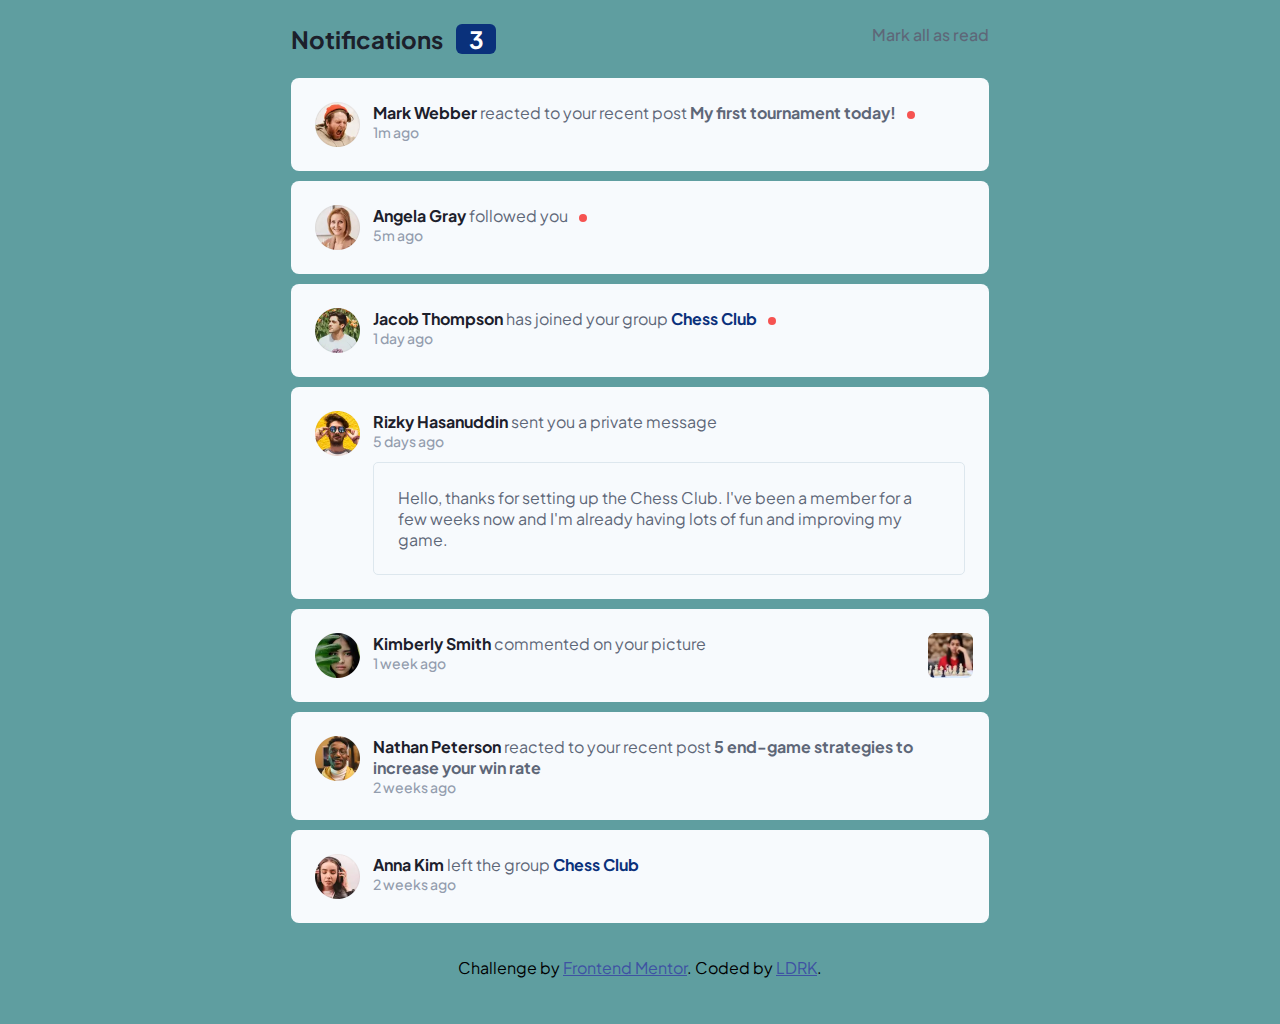
<file: notifications-page/index.html>
<!DOCTYPE html>
<html lang="en">
  <head>
    <meta charset="UTF-8" />
    <meta name="viewport" content="width=device-width, initial-scale=1.0" />
    <link
      rel="icon"
      type="image/png"
      sizes="32x32"
      href="./assets/images/favicon-32x32.png"
    />

    <title>Frontend Mentor | Notifications page</title>

    <link rel="stylesheet" href="style.css" />
  </head>
  <body>
    <section class="main">
      <div class="notifications">
        <h3 class="title">Notifications <span class="number">3</span></h3>
        <p class="mark" id="mark-all">Mark all as read</p>
      </div>
      <div class="post">
        <img
          class="image"
          src="assets/images/avatar-mark-webber.webp"
          alt="image-Mark"
        />
        <div>
          <p>
            <span class="name">Mark Webber</span>
            <span class="">reacted to your recent post</span>
            <span class="reaction">My first tournament today!</span>
            <span class="not-read"></span>
          </p>
          <p class="time">1m ago</p>
        </div>
      </div>
      <div class="post">
        <img
          class="image"
          src="assets/images/avatar-angela-gray.webp"
          alt="image-Mark"
        />
        <div>
          <p>
            <span class="name">Angela Gray</span>
            <span class="">followed you</span>
            <span class="not-read"></span>
          </p>
          <p class="time">5m ago</p>
        </div>
      </div>
      <div class="post">
        <img
          class="image"
          src="assets/images/avatar-jacob-thompson.webp"
          alt="image-Mark"
        />
        <div>
          <p>
            <span class="name">Jacob Thompson</span>
            <span class="">has joined your group</span>
            <span class="group">Chess Club</span>
            <span class="not-read"></span>
          </p>
          <p class="time">1 day ago</p>
        </div>
      </div>
      <div class="post">
        <img
          class="image"
          src="assets/images/avatar-rizky-hasanuddin.webp"
          alt="image-Mark"
        />
        <div>
          <p>
            <span class="name">Rizky Hasanuddin</span>
            <span class="">sent you a private message</span>
            <span class=""></span>
          </p>
          <p class="time">5 days ago</p>
          <div class="message-continer">
            <p class="message">
              Hello, thanks for setting up the Chess Club. I've been a member
              for a few weeks now and I'm already having lots of fun and
              improving my game.
            </p>
          </div>
        </div>
      </div>
      <div class="post">
        <img
          class="image"
          src="assets/images/avatar-kimberly-smith.webp"
          alt="image-Mark"
        />
        <div>
          <p>
            <span class="name">Kimberly Smith</span>
            <span class="">commented on your picture</span>
            <span class=""></span>
          </p>
          <p class="time">1 week ago</p>
        </div>
        <img
          class="picture"
          src="assets/images/image-chess.webp"
          alt="img-post"
        />
      </div>
      <div class="post">
        <img
          class="image"
          src="assets/images/avatar-nathan-peterson.webp"
          alt="image-Mark"
        />
        <div>
          <p>
            <span class="name">Nathan Peterson</span>
            <span class="">reacted to your recent post</span>
            <span class="reaction"
              >5 end-game strategies to increase your win rate</span
            >
            <span class=""></span>
          </p>
          <p class="time">2 weeks ago</p>
        </div>
      </div>
      <div class="post">
        <img
          class="image"
          src="assets/images/avatar-anna-kim.webp"
          alt="image-Mark"
        />
        <div>
          <p>
            <span class="name">Anna Kim</span>
            <span class="">left the group</span>
            <span class="group"> Chess Club</span>
            <span class=""></span>
          </p>
          <p class="time">2 weeks ago</p>
        </div>
      </div>
    </section>

    <section></section>

    <div class="attribution">
      Challenge by
      <a href="https://www.frontendmentor.io?ref=challenge" target="_blank"
        >Frontend Mentor</a
      >. Coded by <a href="https://github.com/LDRK" target="_blank">LDRK</a>.
    </div>
  </body>
  <script src="script.js"></script>
</html>
</file>
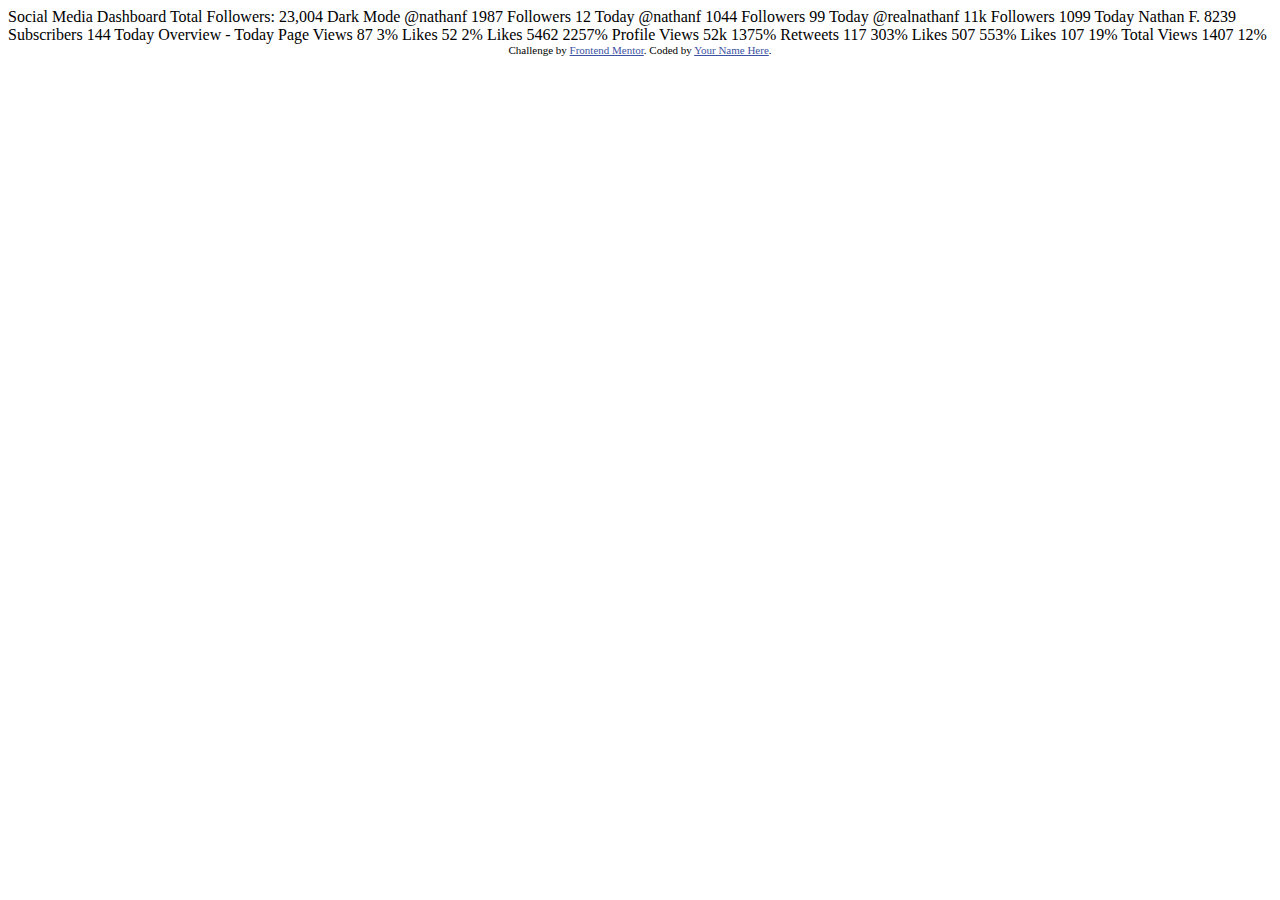
<file: social-media-dashboard-with-theme-switcher-master/index.html>
<!DOCTYPE html>
<html lang="en">
  <head>
    <meta charset="UTF-8" />
    <meta name="viewport" content="width=device-width, initial-scale=1.0" />
    <!-- displays site properly based on user's device -->

    <link
      rel="icon"
      type="image/png"
      sizes="32x32"
      href="./images/favicon-32x32.png"
    />

    <title>Frontend Mentor | Social Media</title>

    <!-- Feel free to remove these styles or customise in your own stylesheet 👍 -->
    <style>
      .attribution {
        font-size: 11px;
        text-align: center;
      }
      .attribution a {
        color: hsl(228, 45%, 44%);
      }
    </style>
  </head>
  <body>
    Social Media Dashboard Total Followers: 23,004 Dark Mode @nathanf 1987
    Followers 12 Today @nathanf 1044 Followers 99 Today @realnathanf 11k
    Followers 1099 Today Nathan F. 8239 Subscribers 144 Today Overview - Today
    Page Views 87 3% Likes 52 2% Likes 5462 2257% Profile Views 52k 1375%
    Retweets 117 303% Likes 507 553% Likes 107 19% Total Views 1407 12%

    <div class="attribution">
      Challenge by
      <a href="https://www.frontendmentor.io?ref=challenge" target="_blank"
        >Frontend Mentor</a
      >. Coded by <a href="#">Your Name Here</a>.
    </div>
  </body>
</html>
</file>
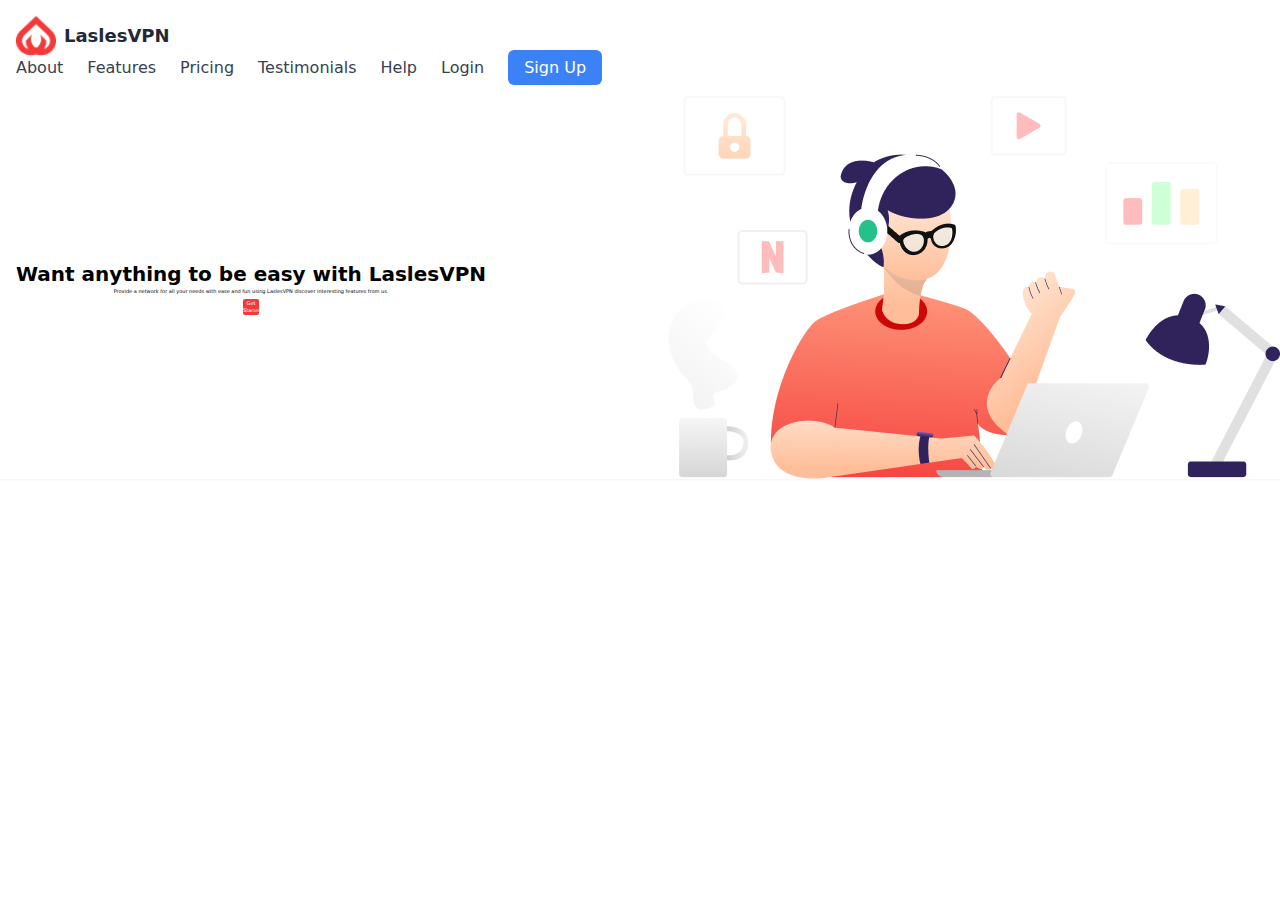
<file: PageVPN/src/index.html>
<!DOCTYPE html>
<html lang="en">
  <head>
    <meta charset="UTF-8" />
    <meta name="viewport" content="width=device-width, initial-scale=1.0" />
    <link rel="icon" type="image/png" href="img/icono.png" />
    <link href="./output.css" rel="stylesheet" />
    <title>LaslesVPN</title>
  </head>
  <body class="bg-color-body">
    <header class="bg-white shadow-md">
      <nav class="p-4">
        <!-- Logo -->
        <div class="flex justify-between items-center">
          <div class="flex items-center">
            <img src="img/icono.png" alt="Icono-Page" class="w-10 h-10 mr-2">
            <a href="#" class="text-lg font-bold text-gray-800">LaslesVPN</a>
          </div>
          <!-- Mobile Menu Toggle -->
          <button id="menu-toggle" class="block lg:hidden p-2 rounded-md focus:outline-none focus:ring">
            <svg xmlns="http://www.w3.org/2000/svg" class="h-6 w-6" fill="none" viewBox="0 0 24 24" stroke="currentColor">
              <path stroke-linecap="round" stroke-linejoin="round" stroke-width="2" d="M4 6h16M4 12h16M4 18h16" />
            </svg>
          </button>
        </div>
        <!-- Navigation Links -->
        <ul id="menu" class="hidden flex-col space-y-4 mt-4 lg:flex lg:flex-row lg:space-y-0 lg:space-x-6 lg:mt-0">
          <li><a class="text-gray-700 hover:text-blue-500" href="#">About</a></li>
          <li><a class="text-gray-700 hover:text-blue-500" href="#">Features</a></li>
          <li><a class="text-gray-700 hover:text-blue-500" href="#">Pricing</a></li>
          <li><a class="text-gray-700 hover:text-blue-500" href="#">Testimonials</a></li>
          <li><a class="text-gray-700 hover:text-blue-500" href="#">Help</a></li>
          <li><a class="text-gray-700 hover:text-blue-500" href="#">Login</a></li>
          <li><a class="bg-blue-500 text-white px-4 py-2 rounded-md hover:bg-blue-600" href="#">Sign Up</a></li>
        </ul>
      </nav>
    </header>
    
    <main>
      <section class="bg-color-body text-black flex justify-between  shadow-sm h-full">
        <div class="flex flex-col justify-center items-center p-4 ">
          <h3 class="font-bold sm:text-xl">Want anything to be easy with <strong>LaslesVPN</strong></h3>
        <p class="sm:text-xsss">Provide a network for all your needs with ease and fun using LaslesVPN discover interesting features from us.</p>
        <button class="bg-color-button mt-1 text-white sm:w-4 sm:text-xsss sm:h-4 rounded-sm">Get Started</button>
        </div>
        <div><img src="img/Illustration 1.png" alt="" srcset=""></div>
        
      </section>
    </main>

    </button>
  </body>
</html>
</file>
<file: notifications-page/style.css>
* {
  margin: 0;
  padding: 0;
  box-sizing: border-box;
}

:root {
  --Red: hsl(1, 90%, 64%);
  --Blue: hsl(219, 85%, 26%);
  --White: hsl(0, 0%, 100%);
  --Very-light-grayish-blue: hsl(210, 60%, 98%);
  --Light-grayish-blue-1: hsl(211, 68%, 94%);
  --Light-grayish-blue-2: hsl(205, 33%, 90%);
  --Grayish-blue: hsl(219, 14%, 63%);
  --Dark-grayish-blue: hsl(219, 12%, 42%);
  --Very-dark-blue: hsl(224, 21%, 14%);
}

@font-face {
  font-family: "Plus Jakarta Sans";
  src: url("assets/fonts/PlusJakartaSans-VariableFont_wght.ttf");
}

body {
  font-family: "Plus Jakarta Sans", sans-serif;
  background-color: cadetblue;
}

.main {
  padding: 24px 16px;
}

.notifications {
  display: flex;
  justify-content: space-between;
  margin-bottom: 24px;
  & .title {
    color: var(--Very-dark-blue);
    font-weight: 800px;
    font-size: 1.25rem; /*20p*/
    word-spacing: 9px;
  }
  & .number {
    background-color: var(--Blue);
    color: var(--White);
    display: inline-block;
    width: 32px;
    height: 25px;
    text-align: center;
    border-radius: 6px;
  }
  & .mark {
    color: var(--Dark-grayish-blue);
    font-weight: 500;
    font-size: 0.875rem; /*14px*/
    cursor: pointer;
    &:hover {
      color: var(--Blue);
    }
  }
}

.post {
  background-color: var(--Very-light-grayish-blue);
  border-radius: 8px;
  display: flex;
  gap: 13px;
  /* max-width: 343px; */
  padding: 16px;
  font-size: 0.875rem; /*14px*/
  cursor: pointer;
  margin: 0 auto 10px;
  color: var(--Dark-grayish-blue);
  position: relative;
  & .image {
    width: 39px;
    height: 39px;
  }
  & .name {
    font-weight: bold;
    color: var(--Very-dark-blue);
    &:hover {
      color: var(--Blue);
    }
  }
  & .reaction {
    font-weight: bold;
    &:hover {
      color: var(--Blue);
    }
  }
  & .time {
    color: var(--Grayish-blue);
    font-size: 0.875rem; /*14px*/
    font-weight: 500;
  }
  & .group {
    color: var(--Blue);
    font-weight: bold;
  }
  & .message-continer {
    border: 1px solid var(--Light-grayish-blue-2);
    border-radius: 5px;
    padding: 16px;
    margin-top: 12px;
    &:hover {
      background-color: var(--Light-grayish-blue-1);
    }
  }

  & .picture {
    width: 39px;
    height: 39px;
    position: absolute;
    right: 16px;
  }
}

.not-read {
  display: inline-block;
  width: 8px;
  height: 8px;
  border-radius: 50%;
  margin-left: 8px;
  background-color: var(--Red);
}
.attribution {
  font-size: 0.875rem; /*14px*/
  text-align: center;
  margin-bottom: 46px;
}
.attribution a {
  color: hsl(228, 45%, 44%);
}

@media (min-width: 768px) {
  .main {
    width: 730px;
    margin: 0 auto;
  }
  .notifications {
    & .title {
      font-size: 1.5rem; /*24px*/
    }
    & .number {
      width: 40px;
      height: 30px;
    }
    & .mark {
      font-size: 1rem; /*16px*/
    }
  }
  .post {
    padding: 24px;
    font-size: 1rem; /*16px*/
    & .image {
      width: 45px;
      height: 45px;
    }
    & .message-continer {
      padding: 24px;
    }
    & .picture {
      width: 45px;
      height: 45px;
    }
  }
  .attribution {
    font-size: 1rem; /*16px*/
  }
}
</file>
<file: PageVPN/src/output.css>
*, ::before, ::after {
  --tw-border-spacing-x: 0;
  --tw-border-spacing-y: 0;
  --tw-translate-x: 0;
  --tw-translate-y: 0;
  --tw-rotate: 0;
  --tw-skew-x: 0;
  --tw-skew-y: 0;
  --tw-scale-x: 1;
  --tw-scale-y: 1;
  --tw-pan-x:  ;
  --tw-pan-y:  ;
  --tw-pinch-zoom:  ;
  --tw-scroll-snap-strictness: proximity;
  --tw-gradient-from-position:  ;
  --tw-gradient-via-position:  ;
  --tw-gradient-to-position:  ;
  --tw-ordinal:  ;
  --tw-slashed-zero:  ;
  --tw-numeric-figure:  ;
  --tw-numeric-spacing:  ;
  --tw-numeric-fraction:  ;
  --tw-ring-inset:  ;
  --tw-ring-offset-width: 0px;
  --tw-ring-offset-color: #fff;
  --tw-ring-color: rgb(59 130 246 / 0.5);
  --tw-ring-offset-shadow: 0 0 #0000;
  --tw-ring-shadow: 0 0 #0000;
  --tw-shadow: 0 0 #0000;
  --tw-shadow-colored: 0 0 #0000;
  --tw-blur:  ;
  --tw-brightness:  ;
  --tw-contrast:  ;
  --tw-grayscale:  ;
  --tw-hue-rotate:  ;
  --tw-invert:  ;
  --tw-saturate:  ;
  --tw-sepia:  ;
  --tw-drop-shadow:  ;
  --tw-backdrop-blur:  ;
  --tw-backdrop-brightness:  ;
  --tw-backdrop-contrast:  ;
  --tw-backdrop-grayscale:  ;
  --tw-backdrop-hue-rotate:  ;
  --tw-backdrop-invert:  ;
  --tw-backdrop-opacity:  ;
  --tw-backdrop-saturate:  ;
  --tw-backdrop-sepia:  ;
  --tw-contain-size:  ;
  --tw-contain-layout:  ;
  --tw-contain-paint:  ;
  --tw-contain-style:  ;
}

::backdrop {
  --tw-border-spacing-x: 0;
  --tw-border-spacing-y: 0;
  --tw-translate-x: 0;
  --tw-translate-y: 0;
  --tw-rotate: 0;
  --tw-skew-x: 0;
  --tw-skew-y: 0;
  --tw-scale-x: 1;
  --tw-scale-y: 1;
  --tw-pan-x:  ;
  --tw-pan-y:  ;
  --tw-pinch-zoom:  ;
  --tw-scroll-snap-strictness: proximity;
  --tw-gradient-from-position:  ;
  --tw-gradient-via-position:  ;
  --tw-gradient-to-position:  ;
  --tw-ordinal:  ;
  --tw-slashed-zero:  ;
  --tw-numeric-figure:  ;
  --tw-numeric-spacing:  ;
  --tw-numeric-fraction:  ;
  --tw-ring-inset:  ;
  --tw-ring-offset-width: 0px;
  --tw-ring-offset-color: #fff;
  --tw-ring-color: rgb(59 130 246 / 0.5);
  --tw-ring-offset-shadow: 0 0 #0000;
  --tw-ring-shadow: 0 0 #0000;
  --tw-shadow: 0 0 #0000;
  --tw-shadow-colored: 0 0 #0000;
  --tw-blur:  ;
  --tw-brightness:  ;
  --tw-contrast:  ;
  --tw-grayscale:  ;
  --tw-hue-rotate:  ;
  --tw-invert:  ;
  --tw-saturate:  ;
  --tw-sepia:  ;
  --tw-drop-shadow:  ;
  --tw-backdrop-blur:  ;
  --tw-backdrop-brightness:  ;
  --tw-backdrop-contrast:  ;
  --tw-backdrop-grayscale:  ;
  --tw-backdrop-hue-rotate:  ;
  --tw-backdrop-invert:  ;
  --tw-backdrop-opacity:  ;
  --tw-backdrop-saturate:  ;
  --tw-backdrop-sepia:  ;
  --tw-contain-size:  ;
  --tw-contain-layout:  ;
  --tw-contain-paint:  ;
  --tw-contain-style:  ;
}

/*
! tailwindcss v3.4.17 | MIT License | https://tailwindcss.com
*/

/*
1. Prevent padding and border from affecting element width. (https://github.com/mozdevs/cssremedy/issues/4)
2. Allow adding a border to an element by just adding a border-width. (https://github.com/tailwindcss/tailwindcss/pull/116)
*/

*,
::before,
::after {
  box-sizing: border-box;
  /* 1 */
  border-width: 0;
  /* 2 */
  border-style: solid;
  /* 2 */
  border-color: #e5e7eb;
  /* 2 */
}

::before,
::after {
  --tw-content: '';
}

/*
1. Use a consistent sensible line-height in all browsers.
2. Prevent adjustments of font size after orientation changes in iOS.
3. Use a more readable tab size.
4. Use the user's configured `sans` font-family by default.
5. Use the user's configured `sans` font-feature-settings by default.
6. Use the user's configured `sans` font-variation-settings by default.
7. Disable tap highlights on iOS
*/

html,
:host {
  line-height: 1.5;
  /* 1 */
  -webkit-text-size-adjust: 100%;
  /* 2 */
  -moz-tab-size: 4;
  /* 3 */
  -o-tab-size: 4;
     tab-size: 4;
  /* 3 */
  font-family: ui-sans-serif, system-ui, sans-serif, "Apple Color Emoji", "Segoe UI Emoji", "Segoe UI Symbol", "Noto Color Emoji";
  /* 4 */
  font-feature-settings: normal;
  /* 5 */
  font-variation-settings: normal;
  /* 6 */
  -webkit-tap-highlight-color: transparent;
  /* 7 */
}

/*
1. Remove the margin in all browsers.
2. Inherit line-height from `html` so users can set them as a class directly on the `html` element.
*/

body {
  margin: 0;
  /* 1 */
  line-height: inherit;
  /* 2 */
}

/*
1. Add the correct height in Firefox.
2. Correct the inheritance of border color in Firefox. (https://bugzilla.mozilla.org/show_bug.cgi?id=190655)
3. Ensure horizontal rules are visible by default.
*/

hr {
  height: 0;
  /* 1 */
  color: inherit;
  /* 2 */
  border-top-width: 1px;
  /* 3 */
}

/*
Add the correct text decoration in Chrome, Edge, and Safari.
*/

abbr:where([title]) {
  -webkit-text-decoration: underline dotted;
          text-decoration: underline dotted;
}

/*
Remove the default font size and weight for headings.
*/

h1,
h2,
h3,
h4,
h5,
h6 {
  font-size: inherit;
  font-weight: inherit;
}

/*
Reset links to optimize for opt-in styling instead of opt-out.
*/

a {
  color: inherit;
  text-decoration: inherit;
}

/*
Add the correct font weight in Edge and Safari.
*/

b,
strong {
  font-weight: bolder;
}

/*
1. Use the user's configured `mono` font-family by default.
2. Use the user's configured `mono` font-feature-settings by default.
3. Use the user's configured `mono` font-variation-settings by default.
4. Correct the odd `em` font sizing in all browsers.
*/

code,
kbd,
samp,
pre {
  font-family: ui-monospace, SFMono-Regular, Menlo, Monaco, Consolas, "Liberation Mono", "Courier New", monospace;
  /* 1 */
  font-feature-settings: normal;
  /* 2 */
  font-variation-settings: normal;
  /* 3 */
  font-size: 1em;
  /* 4 */
}

/*
Add the correct font size in all browsers.
*/

small {
  font-size: 80%;
}

/*
Prevent `sub` and `sup` elements from affecting the line height in all browsers.
*/

sub,
sup {
  font-size: 75%;
  line-height: 0;
  position: relative;
  vertical-align: baseline;
}

sub {
  bottom: -0.25em;
}

sup {
  top: -0.5em;
}

/*
1. Remove text indentation from table contents in Chrome and Safari. (https://bugs.chromium.org/p/chromium/issues/detail?id=999088, https://bugs.webkit.org/show_bug.cgi?id=201297)
2. Correct table border color inheritance in all Chrome and Safari. (https://bugs.chromium.org/p/chromium/issues/detail?id=935729, https://bugs.webkit.org/show_bug.cgi?id=195016)
3. Remove gaps between table borders by default.
*/

table {
  text-indent: 0;
  /* 1 */
  border-color: inherit;
  /* 2 */
  border-collapse: collapse;
  /* 3 */
}

/*
1. Change the font styles in all browsers.
2. Remove the margin in Firefox and Safari.
3. Remove default padding in all browsers.
*/

button,
input,
optgroup,
select,
textarea {
  font-family: inherit;
  /* 1 */
  font-feature-settings: inherit;
  /* 1 */
  font-variation-settings: inherit;
  /* 1 */
  font-size: 100%;
  /* 1 */
  font-weight: inherit;
  /* 1 */
  line-height: inherit;
  /* 1 */
  letter-spacing: inherit;
  /* 1 */
  color: inherit;
  /* 1 */
  margin: 0;
  /* 2 */
  padding: 0;
  /* 3 */
}

/*
Remove the inheritance of text transform in Edge and Firefox.
*/

button,
select {
  text-transform: none;
}

/*
1. Correct the inability to style clickable types in iOS and Safari.
2. Remove default button styles.
*/

button,
input:where([type='button']),
input:where([type='reset']),
input:where([type='submit']) {
  -webkit-appearance: button;
  /* 1 */
  background-color: transparent;
  /* 2 */
  background-image: none;
  /* 2 */
}

/*
Use the modern Firefox focus style for all focusable elements.
*/

:-moz-focusring {
  outline: auto;
}

/*
Remove the additional `:invalid` styles in Firefox. (https://github.com/mozilla/gecko-dev/blob/2f9eacd9d3d995c937b4251a5557d95d494c9be1/layout/style/res/forms.css#L728-L737)
*/

:-moz-ui-invalid {
  box-shadow: none;
}

/*
Add the correct vertical alignment in Chrome and Firefox.
*/

progress {
  vertical-align: baseline;
}

/*
Correct the cursor style of increment and decrement buttons in Safari.
*/

::-webkit-inner-spin-button,
::-webkit-outer-spin-button {
  height: auto;
}

/*
1. Correct the odd appearance in Chrome and Safari.
2. Correct the outline style in Safari.
*/

[type='search'] {
  -webkit-appearance: textfield;
  /* 1 */
  outline-offset: -2px;
  /* 2 */
}

/*
Remove the inner padding in Chrome and Safari on macOS.
*/

::-webkit-search-decoration {
  -webkit-appearance: none;
}

/*
1. Correct the inability to style clickable types in iOS and Safari.
2. Change font properties to `inherit` in Safari.
*/

::-webkit-file-upload-button {
  -webkit-appearance: button;
  /* 1 */
  font: inherit;
  /* 2 */
}

/*
Add the correct display in Chrome and Safari.
*/

summary {
  display: list-item;
}

/*
Removes the default spacing and border for appropriate elements.
*/

blockquote,
dl,
dd,
h1,
h2,
h3,
h4,
h5,
h6,
hr,
figure,
p,
pre {
  margin: 0;
}

fieldset {
  margin: 0;
  padding: 0;
}

legend {
  padding: 0;
}

ol,
ul,
menu {
  list-style: none;
  margin: 0;
  padding: 0;
}

/*
Reset default styling for dialogs.
*/

dialog {
  padding: 0;
}

/*
Prevent resizing textareas horizontally by default.
*/

textarea {
  resize: vertical;
}

/*
1. Reset the default placeholder opacity in Firefox. (https://github.com/tailwindlabs/tailwindcss/issues/3300)
2. Set the default placeholder color to the user's configured gray 400 color.
*/

input::-moz-placeholder, textarea::-moz-placeholder {
  opacity: 1;
  /* 1 */
  color: #9ca3af;
  /* 2 */
}

input::placeholder,
textarea::placeholder {
  opacity: 1;
  /* 1 */
  color: #9ca3af;
  /* 2 */
}

/*
Set the default cursor for buttons.
*/

button,
[role="button"] {
  cursor: pointer;
}

/*
Make sure disabled buttons don't get the pointer cursor.
*/

:disabled {
  cursor: default;
}

/*
1. Make replaced elements `display: block` by default. (https://github.com/mozdevs/cssremedy/issues/14)
2. Add `vertical-align: middle` to align replaced elements more sensibly by default. (https://github.com/jensimmons/cssremedy/issues/14#issuecomment-634934210)
   This can trigger a poorly considered lint error in some tools but is included by design.
*/

img,
svg,
video,
canvas,
audio,
iframe,
embed,
object {
  display: block;
  /* 1 */
  vertical-align: middle;
  /* 2 */
}

/*
Constrain images and videos to the parent width and preserve their intrinsic aspect ratio. (https://github.com/mozdevs/cssremedy/issues/14)
*/

img,
video {
  max-width: 100%;
  height: auto;
}

/* Make elements with the HTML hidden attribute stay hidden by default */

[hidden]:where(:not([hidden="until-found"])) {
  display: none;
}

.mr-2 {
  margin-right: 0.5rem;
}

.mt-1 {
  margin-top: 0.25rem;
}

.mt-4 {
  margin-top: 1rem;
}

.block {
  display: block;
}

.flex {
  display: flex;
}

.hidden {
  display: none;
}

.h-10 {
  height: 2.5rem;
}

.h-6 {
  height: 1.5rem;
}

.h-1 {
  height: 0.25rem;
}

.h-3 {
  height: 0.75rem;
}

.h-4 {
  height: 1rem;
}

.h-full {
  height: 100%;
}

.w-10 {
  width: 2.5rem;
}

.w-6 {
  width: 1.5rem;
}

.flex-col {
  flex-direction: column;
}

.items-center {
  align-items: center;
}

.justify-center {
  justify-content: center;
}

.justify-between {
  justify-content: space-between;
}

.space-y-4 > :not([hidden]) ~ :not([hidden]) {
  --tw-space-y-reverse: 0;
  margin-top: calc(1rem * calc(1 - var(--tw-space-y-reverse)));
  margin-bottom: calc(1rem * var(--tw-space-y-reverse));
}

.rounded-md {
  border-radius: 0.375rem;
}

.rounded-sm {
  border-radius: 0.125rem;
}

.rounded-s-xl {
  border-start-start-radius: 0.75rem;
  border-end-start-radius: 0.75rem;
}

.bg-blue-500 {
  --tw-bg-opacity: 1;
  background-color: rgb(59 130 246 / var(--tw-bg-opacity, 1));
}

.bg-color-body {
  --tw-bg-opacity: 1;
  background-color: rgb(255 255 255 / var(--tw-bg-opacity, 1));
}

.bg-color-button {
  --tw-bg-opacity: 1;
  background-color: rgb(245 56 56 / var(--tw-bg-opacity, 1));
}

.bg-white {
  --tw-bg-opacity: 1;
  background-color: rgb(255 255 255 / var(--tw-bg-opacity, 1));
}

.p-2 {
  padding: 0.5rem;
}

.p-4 {
  padding: 1rem;
}

.px-4 {
  padding-left: 1rem;
  padding-right: 1rem;
}

.py-2 {
  padding-top: 0.5rem;
  padding-bottom: 0.5rem;
}

.text-lg {
  font-size: 1.125rem;
  line-height: 1.75rem;
}

.font-bold {
  font-weight: 700;
}

.text-black {
  --tw-text-opacity: 1;
  color: rgb(0 0 0 / var(--tw-text-opacity, 1));
}

.text-gray-700 {
  --tw-text-opacity: 1;
  color: rgb(55 65 81 / var(--tw-text-opacity, 1));
}

.text-gray-800 {
  --tw-text-opacity: 1;
  color: rgb(31 41 55 / var(--tw-text-opacity, 1));
}

.text-white {
  --tw-text-opacity: 1;
  color: rgb(255 255 255 / var(--tw-text-opacity, 1));
}

.shadow-md {
  --tw-shadow: 0 4px 6px -1px rgb(0 0 0 / 0.1), 0 2px 4px -2px rgb(0 0 0 / 0.1);
  --tw-shadow-colored: 0 4px 6px -1px var(--tw-shadow-color), 0 2px 4px -2px var(--tw-shadow-color);
  box-shadow: var(--tw-ring-offset-shadow, 0 0 #0000), var(--tw-ring-shadow, 0 0 #0000), var(--tw-shadow);
}

.shadow-sm {
  --tw-shadow: 0 1px 2px 0 rgb(0 0 0 / 0.05);
  --tw-shadow-colored: 0 1px 2px 0 var(--tw-shadow-color);
  box-shadow: var(--tw-ring-offset-shadow, 0 0 #0000), var(--tw-ring-shadow, 0 0 #0000), var(--tw-shadow);
}

.hover\:bg-blue-600:hover {
  --tw-bg-opacity: 1;
  background-color: rgb(37 99 235 / var(--tw-bg-opacity, 1));
}

.hover\:text-blue-500:hover {
  --tw-text-opacity: 1;
  color: rgb(59 130 246 / var(--tw-text-opacity, 1));
}

.focus\:outline-none:focus {
  outline: 2px solid transparent;
  outline-offset: 2px;
}

.focus\:ring:focus {
  --tw-ring-offset-shadow: var(--tw-ring-inset) 0 0 0 var(--tw-ring-offset-width) var(--tw-ring-offset-color);
  --tw-ring-shadow: var(--tw-ring-inset) 0 0 0 calc(3px + var(--tw-ring-offset-width)) var(--tw-ring-color);
  box-shadow: var(--tw-ring-offset-shadow), var(--tw-ring-shadow), var(--tw-shadow, 0 0 #0000);
}

@media (min-width: 640px) {
  .sm\:h-4 {
    height: 1rem;
  }

  .sm\:w-2 {
    width: 0.5rem;
  }

  .sm\:w-3 {
    width: 0.75rem;
  }

  .sm\:w-4 {
    width: 1rem;
  }

  .sm\:text-xl {
    font-size: 1.25rem;
    line-height: 1.75rem;
  }

  .sm\:text-xs {
    font-size: 0.75rem;
    line-height: 1rem;
  }

  .sm\:text-xss {
    font-size: 10px;
  }

  .sm\:text-xsss {
    font-size: 5px;
  }
}

@media (min-width: 1024px) {
  .lg\:mt-0 {
    margin-top: 0px;
  }

  .lg\:flex {
    display: flex;
  }

  .lg\:hidden {
    display: none;
  }

  .lg\:flex-row {
    flex-direction: row;
  }

  .lg\:space-x-6 > :not([hidden]) ~ :not([hidden]) {
    --tw-space-x-reverse: 0;
    margin-right: calc(1.5rem * var(--tw-space-x-reverse));
    margin-left: calc(1.5rem * calc(1 - var(--tw-space-x-reverse)));
  }

  .lg\:space-y-0 > :not([hidden]) ~ :not([hidden]) {
    --tw-space-y-reverse: 0;
    margin-top: calc(0px * calc(1 - var(--tw-space-y-reverse)));
    margin-bottom: calc(0px * var(--tw-space-y-reverse));
  }
}
</file>
